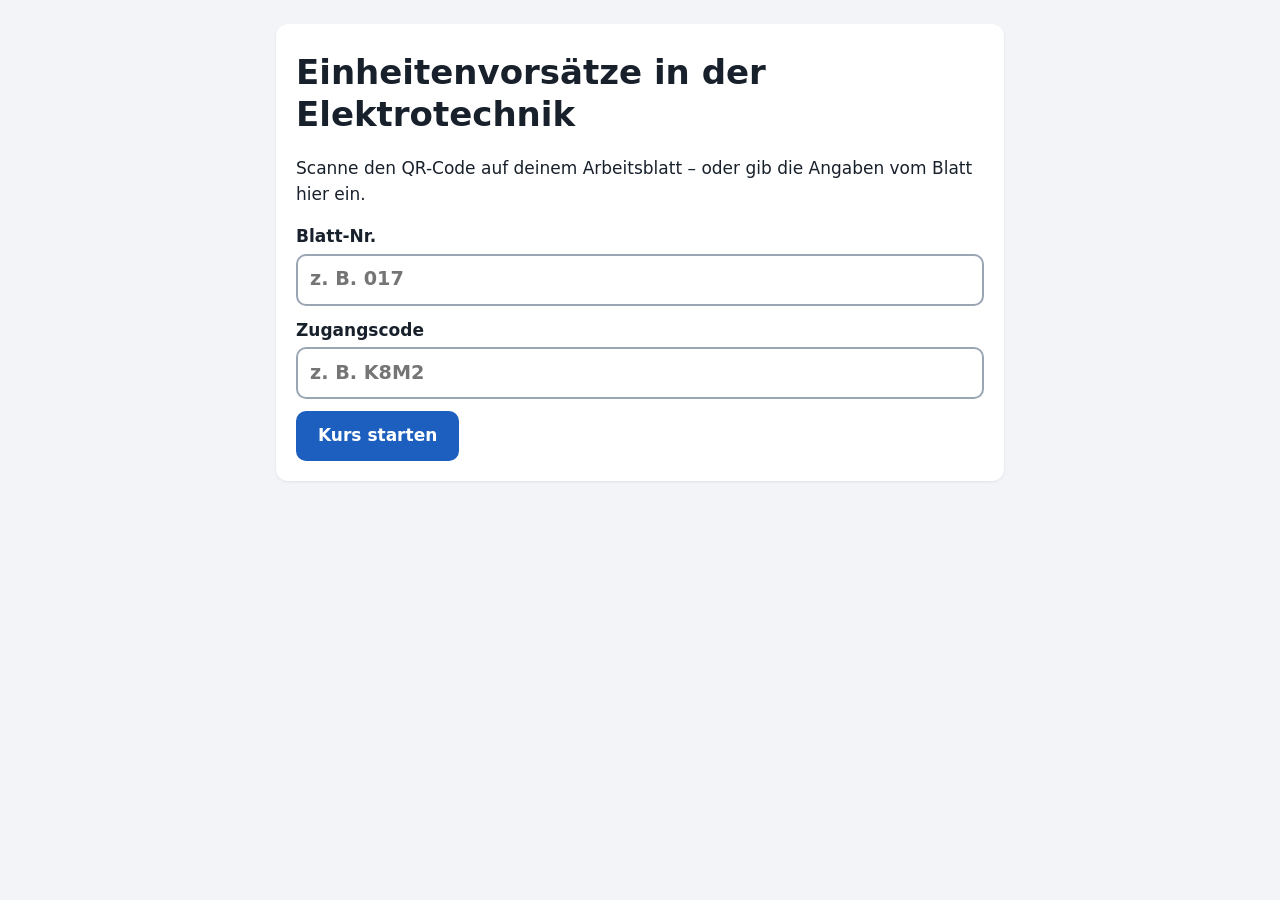
<file: index.html>
<!doctype html>
<html lang="de">
<head>
  <meta charset="utf-8">
  <meta name="viewport" content="width=device-width, initial-scale=1">
  <meta name="referrer" content="no-referrer">
  <meta name="robots" content="noindex">
  <title>Einheitenvorsätze – E-Learning</title>
  <link rel="stylesheet" href="styles.css">
</head>
<body>
  <div id="app">
    <noscript><main class="karte">Dieser Kurs benötigt JavaScript.</main></noscript>
  </div>

  <script src="lib/core.js"></script>
  <script src="lib/abschlusscode.js"></script>
  <!-- Kurse: weitere Kursdateien hier ergänzen (siehe README) -->
  <script src="kurse/einheitenvorsaetze.js"></script>
  <script src="app.js"></script>
</body>
</html>
</file>
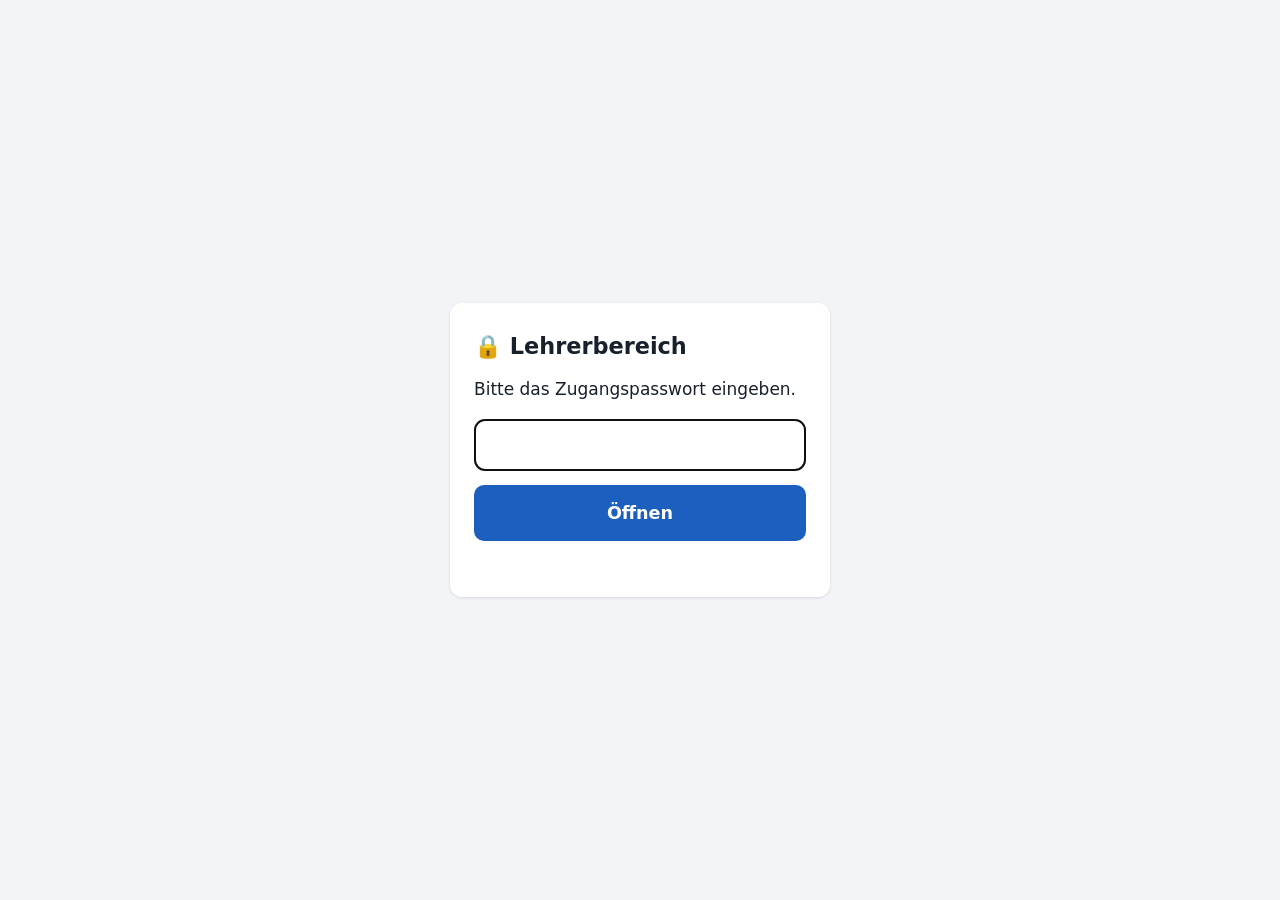
<file: lehrer.html>
<!doctype html>
<html lang="de">
<head>
  <meta charset="utf-8">
  <meta name="viewport" content="width=device-width, initial-scale=1">
  <meta name="referrer" content="no-referrer">
  <meta name="robots" content="noindex">
  <title>Lehrerwerkzeug – Arbeitsblätter erzeugen</title>
  <link rel="stylesheet" href="styles.css">
  <script src="lib/zugang.js"></script>
  <link rel="stylesheet" href="arbeitsblatt.css">
</head>
<body class="lehrer">
  <div class="no-print lehrer-ui">
    <header class="lehrer-kopf">
      <h1>Arbeitsblätter erzeugen</h1>
      <p>Alles läuft nur in diesem Browser. Namen werden nirgendwohin übertragen und erscheinen nur auf dem Ausdruck – nicht in den QR-Codes.</p>
    </header>

    <section class="karte">
      <h2>1. Kurs und Klasse</h2>
      <label class="feld">Kurs
        <select id="kurs" class="auswahl"></select>
      </label>
      <div class="klein grau" id="kurs-info"></div>
      <div class="zwei-spalten">
        <label class="feld">Klasse / Bezeichnung<input id="klasse" placeholder="z. B. E1A"></label>
        <label class="feld">Datum (optional)<input id="datum" type="date"></label>
      </div>
      <label class="feld">Layout der Arbeitsblätter
        <select id="layout" class="auswahl">
          <option value="et">Elektrotechnik-Arbeitsblatt (neu)</option>
          <option value="klassisch">Klassisch (bisherige Variante)</option>
        </select>
      </label>
      <label class="feld">Adresse des Schülerkurses (für die QR-Codes)
        <input id="basis" spellcheck="false">
      </label>
      <div id="basis-hinweis" class="klein"></div>
    </section>

    <section class="karte">
      <h2>2. Namensliste</h2>
      <p class="klein">Ein Name pro Zeile – oder mit Nummer: <code>001;Anna Müller</code>. CSV-Dateien mit Semikolon, Komma oder Tabulator gehen auch.
        Eine gespeicherte Liste (Nr;Name;Code) übernimmt die bisherigen Zugangscodes – so lassen sich Blätter identisch nachdrucken.</p>
      <textarea id="namen" rows="8" placeholder="Anna Müller&#10;Ben Schneider&#10;Cem Yilmaz"></textarea>
      <div class="zeile-knoepfe">
        <label class="btn datei-btn">CSV-Datei laden<input id="datei" type="file" accept=".csv,.txt,text/csv,text/plain"></label>
        <label class="feld inline">Erste Blatt-Nr. (ohne eigene Nummern)<input id="start" type="number" min="1" max="999" value="1"></label>
      </div>
      <button class="btn primaer gross" id="erzeugen" type="button">Blätter erzeugen</button>
      <div id="meldungen"></div>
    </section>

    <section class="karte" id="ergebnis" hidden>
      <h2>3. Prüfen, speichern, drucken</h2>
      <div class="zeile-knoepfe">
        <button class="btn primaer" id="drucken" type="button">🖨 Alle Blätter drucken</button>
        <button class="btn" id="liste-drucken" type="button">Klassenliste drucken</button>
        <button class="btn" id="csv" type="button">Liste mit Codes speichern (CSV)</button>
      </div>
      <p class="klein grau">Tipp: Die CSV-Liste aufbewahren. Sie ordnet Blatt-Nr. und Namen zu und kann auf der Prüfseite geladen werden. Beim Drucken „Hintergrundgrafiken“ aktivieren, damit die Rechenkästchen erscheinen.</p>
      <div class="tabelle-wrap"><table class="liste" id="tabelle"></table></div>
    </section>
  </div>

  <div id="klassenliste" class="klassenliste"></div>
  <div id="blaetter" class="blaetter"></div>

  <script src="lib/core.js"></script>
  <script src="lib/qrcode.js"></script>
  <!-- Kurse: weitere Kursdateien hier ergänzen -->
  <script src="kurse/einheitenvorsaetze.js"></script>
  <script src="lehrer.js"></script>
</body>
</html>
</file>
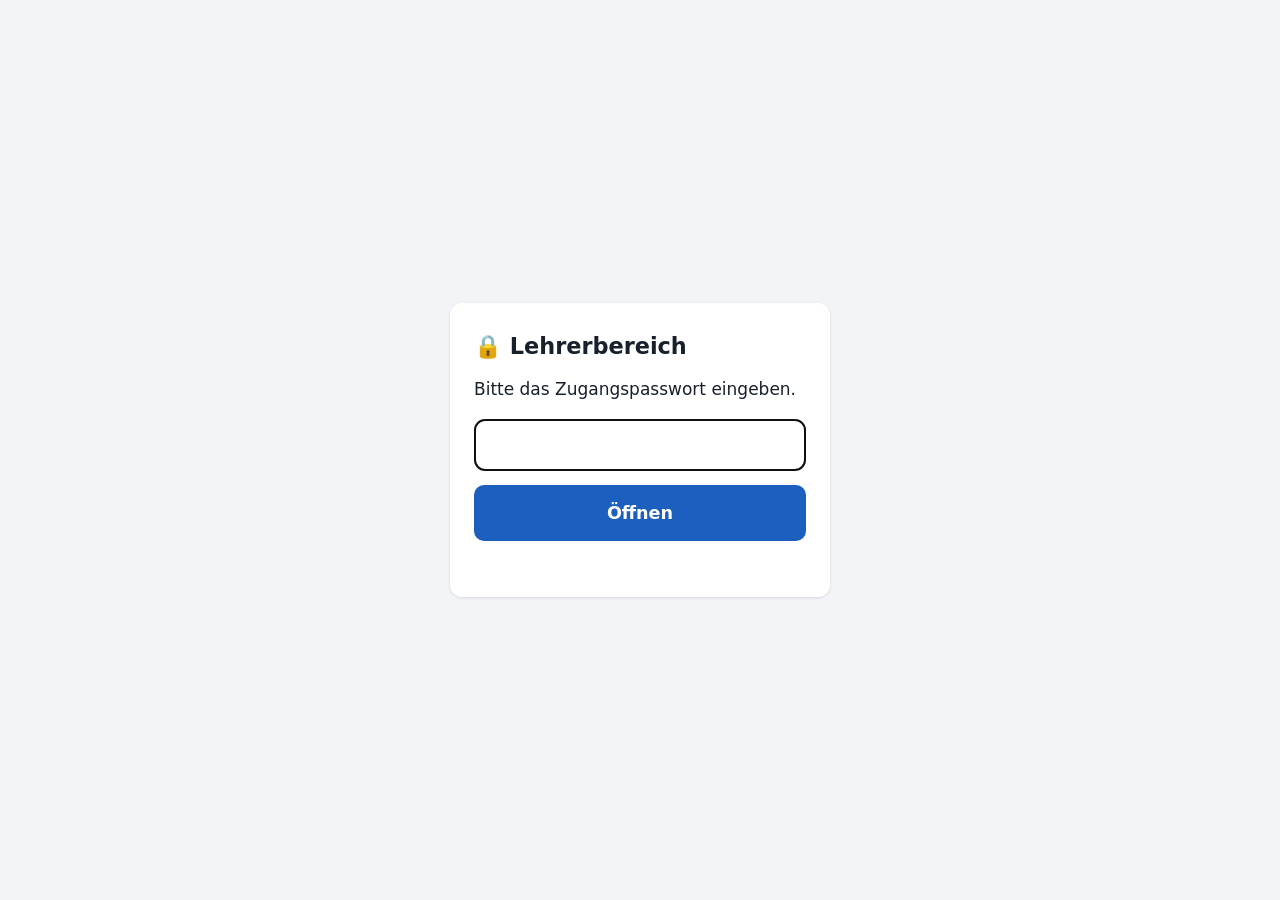
<file: pruefen.html>
<!doctype html>
<html lang="de">
<head>
  <meta charset="utf-8">
  <meta name="viewport" content="width=device-width, initial-scale=1">
  <meta name="referrer" content="no-referrer">
  <meta name="robots" content="noindex">
  <title>Abschlusscode prüfen</title>
  <link rel="stylesheet" href="styles.css">
  <script src="lib/zugang.js"></script>
</head>
<body>
  <div id="app">
    <main class="karte pruefen">
      <h1>Abschlusscode prüfen</h1>
      <label class="feld">Abschlusscode
        <input id="code" class="code-eingabe" autocomplete="off" autocapitalize="characters" spellcheck="false" placeholder="XXXX-XXXX" maxlength="12">
      </label>
      <label class="feld">Blatt-Nr. auf dem Arbeitsblatt (optional, zum Abgleich)
        <input id="blatt" inputmode="numeric" autocomplete="off" placeholder="z. B. 017">
      </label>
      <button class="btn primaer gross" id="pruefen" type="button">Prüfen</button>
      <div id="ergebnis" aria-live="polite"></div>
    </main>

    <details class="karte">
      <summary><b>Klassenliste laden (optional)</b> – zeigt zur Blatt-Nr. den Namen an</summary>
      <p class="klein">Die CSV-Liste aus dem Lehrerwerkzeug wird nur in diesem Browser gelesen und nicht gespeichert oder übertragen.</p>
      <label class="btn datei-btn">CSV-Datei wählen<input id="liste" type="file" accept=".csv,.txt,text/csv,text/plain" hidden></label>
      <span id="liste-info" class="klein grau"></span>
    </details>
  </div>

  <script src="lib/core.js"></script>
  <script src="lib/abschlusscode.js"></script>
  <!-- Kurse: weitere Kursdateien hier ergänzen -->
  <script src="kurse/einheitenvorsaetze.js"></script>
  <script src="pruefen.js"></script>
</body>
</html>
</file>
<file: styles.css>
/* Schülerkurs – Gestaltung (sachlich, mobil zuerst) */
:root {
  --bg: #f2f4f7;
  --karte: #ffffff;
  --text: #18212b;
  --grau: #5b6776;
  --linie: #d5dce5;
  --akzent: #1d5fbf;
  --akzent-dunkel: #164a96;
  --akzent-hell: #e9f1fd;
  --ok: #147a3c;
  --ok-hell: #e7f5ec;
  --falsch: #b42318;
  --falsch-hell: #fdeceb;
  --papier: #a65308;
  --papier-hell: #fff3e0;
  --wdh: #5b3cc4;
  --wdh-hell: #f1edfd;
  --radius: 12px;
}
* { box-sizing: border-box; }
html { -webkit-text-size-adjust: 100%; }
body {
  margin: 0;
  background: var(--bg);
  color: var(--text);
  font: 17px/1.5 system-ui, -apple-system, "Segoe UI", Roboto, "Helvetica Neue", Arial, sans-serif;
}
#app { max-width: 760px; margin: 0 auto; padding: 0 16px 48px; }
h1, h2 { line-height: 1.25; margin: 0.2em 0 0.6em; }
h2 { font-size: 1.4rem; }
sup { font-size: 0.7em; line-height: 0; }
kbd {
  display: inline-block; min-width: 1.7em; padding: 1px 6px; text-align: center;
  border: 1px solid #9aa6b4; border-bottom-width: 3px; border-radius: 6px;
  background: #fff; font: 600 0.9em/1.4 system-ui, sans-serif; color: var(--text);
}
.klein { font-size: 0.9rem; }
.grau { color: var(--grau); }

/* Kopf und Fortschritt */
.kopf { position: sticky; top: 0; z-index: 5; background: var(--bg); padding: 10px 0 8px; }
.kopf-zeile { display: flex; align-items: center; justify-content: space-between; gap: 8px; }
.kopf-titel { display: flex; flex-direction: column; line-height: 1.2; }
.kopf-titel .kurs { font-weight: 700; }
.kopf-titel .blatt { color: var(--grau); font-size: 0.9rem; }
.fortschritt-info { display: flex; justify-content: space-between; margin: 8px 0 4px; font-size: 0.95rem; font-weight: 600; }
.papierzahl { color: var(--papier); white-space: nowrap; }
.fortschritt { display: flex; gap: 3px; }
.fortschritt .seg { flex: 1; height: 10px; border-radius: 3px; background: #d9dfe7; }
.fortschritt .seg.papier { background: #f0d9b5; }
.fortschritt .seg.fertig { background: var(--akzent); }
.fortschritt .seg.papier.fertig { background: var(--papier); }
.fortschritt .seg.aktuell { background: #fff; box-shadow: inset 0 0 0 2px var(--akzent); }
.fortschritt .seg.papier.aktuell { box-shadow: inset 0 0 0 2px var(--papier); }

/* Karten */
.karte {
  background: var(--karte); border-radius: var(--radius); padding: 20px;
  box-shadow: 0 1px 3px rgba(16, 24, 40, .08); margin-top: 8px;
}
.karte.papier-karte { border-top: 6px solid var(--papier); }
.badge {
  display: inline-block; font-size: 0.85rem; font-weight: 700; letter-spacing: .02em;
  padding: 3px 10px; border-radius: 99px; background: var(--akzent-hell); color: var(--akzent-dunkel);
}
.badge.papier { background: var(--papier-hell); color: var(--papier); }
.badge.wdh { background: var(--wdh-hell); color: var(--wdh); }
.badge.check { background: #e8ecf1; color: #273444; }
.badge.ok { background: var(--ok-hell); color: var(--ok); }

.erklaerung p { margin: 0.4em 0 0.8em; }
.bsp {
  background: #f6f8fb; border-left: 4px solid #9aa6b4; padding: 10px 14px; border-radius: 6px;
  margin: 10px 0; font-variant-numeric: tabular-nums;
}
.bsp.gross { font-size: 1.25rem; font-weight: 600; line-height: 1.7; }
.merke { background: var(--akzent-hell); border-left: 4px solid var(--akzent); padding: 10px 14px; border-radius: 6px; margin: 10px 0; }
.warn { background: var(--falsch-hell); border-left: 4px solid var(--falsch); padding: 10px 14px; border-radius: 6px; margin: 10px 0; }
.tab { border-collapse: collapse; margin: 10px 0; width: 100%; }
.tab td { padding: 6px 8px; border-bottom: 1px solid var(--linie); vertical-align: top; }
.tab td.klein { color: var(--grau); }
.papier-teil { margin-top: 28px; padding-top: 14px; border-top: 5px solid var(--papier); }
.papier-teil h3 { margin: 8px 0; font-size: 1.2rem; }
.papier-anleitung { background: var(--papier-hell); border-radius: 8px; padding: 8px 12px; margin-bottom: 8px; }
.papier-anleitung ol { margin: 4px 0; padding-left: 1.3em; }

/* Stufenleiter */
.leiter { margin: 12px 0; }
.leiter-reihe { display: flex; gap: 4px; }
.stufe {
  flex: 1; min-width: 0; display: flex; flex-direction: column; align-items: center;
  border: 2px solid #b8c6da; background: #eef3fa; border-radius: 8px; padding: 6px 0 4px;
}
.stufe .z { font-size: 1.35rem; font-weight: 700; line-height: 1.2; }
.stufe .p { font-size: 0.78rem; color: var(--grau); }
.stufe .n { font-size: 0.68rem; color: var(--grau); }
.stufe.einheit { background: #e6e9ee; border-color: #a5afbc; }
.stufe.von { background: var(--akzent); border-color: var(--akzent); color: #fff; }
.stufe.von .p, .stufe.von .n { color: #e6eefb; }
.stufe.nach { border: 3px dashed var(--akzent); background: #fff; }
.leiter-info, .leiter-pfeile { font-size: 0.85rem; color: var(--grau); text-align: center; margin-top: 4px; }
.leiter-pfeile { display: flex; justify-content: space-between; gap: 8px; font-weight: 600; color: var(--text); }

/* Aufgaben */
.aufgabe { border: 2px solid var(--linie); border-radius: var(--radius); padding: 14px; margin: 16px 0; }
.aufgabe.ist-ok { border-color: #8cc9a2; }
.aufgabe.ist-falsch { border-color: #e7a59f; }
.frage { font-weight: 600; margin-bottom: 10px; }
.mc { display: grid; gap: 8px; }
.option, .chip {
  min-height: 48px; border: 2px solid var(--linie); background: #fff; border-radius: 10px;
  padding: 8px 14px; font: inherit; color: inherit; text-align: left; cursor: pointer;
}
.option.gewaehlt, .chip.gewaehlt { border-color: var(--akzent); background: var(--akzent-hell); box-shadow: inset 0 0 0 1px var(--akzent); }
.option.richtig { border-color: var(--ok); background: var(--ok-hell); }
.option.falsch { border-color: var(--falsch); background: var(--falsch-hell); }
.option:disabled, .chip:disabled { cursor: default; color: inherit; opacity: 1; }
.chips, .vorsatzwahl { display: flex; flex-wrap: wrap; gap: 8px; }
.chip { text-align: center; min-width: 48px; }
.vorsatzwahl .chip { font-weight: 700; font-size: 1.1rem; }
.gruppe { margin: 12px 0; }
.gruppe-titel { font-size: 0.95rem; font-weight: 600; margin-bottom: 6px; }

.num-zeile { display: flex; flex-wrap: wrap; align-items: center; gap: 8px; margin: 6px 0; font-size: 1.15rem; }
.num-zeile .vor, .num-zeile .nach { font-weight: 600; }
.feldgruppe { display: inline-flex; align-items: center; gap: 8px; flex-wrap: wrap; }
.mit-hoch .feldgruppe { flex-wrap: nowrap; }
.eingabe {
  font: inherit; font-size: 1.2rem; width: 9.5em; min-height: 50px; padding: 6px 10px;
  border: 2px solid #9aa6b4; border-radius: 10px; background: #fff; color: var(--text);
}
.eingabe.mittel { width: 5.5em; }
.num-zeile.mit-hoch { margin-top: 14px; }
.eingabe.hoch { width: 4.2em; font-size: 1rem; min-height: 42px; position: relative; top: -0.8em; margin-left: -6px; }
.eingabe:focus, .auswahl:focus, .option:focus-visible, .chip:focus-visible, .btn:focus-visible { outline: 3px solid #8fb6f0; outline-offset: 1px; }
.eingabe:disabled { background: #f5f7fa; color: var(--text); -webkit-text-fill-color: var(--text); }

.match { display: grid; gap: 10px; }
.match-zeile { display: grid; grid-template-columns: 1fr 1fr; gap: 10px; align-items: center; padding: 6px; border-radius: 8px; }
.match-zeile .links { font-weight: 600; }
.match-zeile.richtig { background: var(--ok-hell); }
.match-zeile.falsch { background: var(--falsch-hell); }
.auswahl { font: inherit; min-height: 48px; width: 100%; padding: 6px 8px; border: 2px solid #9aa6b4; border-radius: 10px; background: #fff; color: var(--text); }

.tr-display {
  font-family: "Consolas", "Courier New", monospace; font-size: 1.5rem; background: #d9e2cf; color: #1d2a12;
  display: inline-block; padding: 6px 16px; border-radius: 6px; margin: 8px 0; border: 2px solid #8a9a7a;
}
.papierhaken { display: flex; gap: 10px; align-items: flex-start; margin: 12px 0 4px; padding: 10px; background: var(--papier-hell); border-radius: 8px; cursor: pointer; }
.papierhaken input { width: 26px; height: 26px; flex: none; margin: 0; accent-color: var(--papier); }

.meldung { color: var(--falsch); font-weight: 600; min-height: 0.5em; margin: 6px 0; }
.fb { margin-top: 12px; padding: 12px 14px; border-radius: 10px; }
.fb.ok { background: var(--ok-hell); color: #0e4f28; }
.fb.ok b { color: var(--ok); }
.fb.falsch { background: var(--falsch-hell); }
.fb.falsch > b { color: var(--falsch); }
.fb .erkl { font-size: 0.92rem; }
.fb .loesung { margin: 8px 0; padding: 8px 10px; background: #fff; border-radius: 8px; }
.tipp { margin: 8px 0; }
.tipp summary { cursor: pointer; color: var(--akzent); font-weight: 600; min-height: 32px; }
.bereiche li { font-weight: 600; margin: 4px 0; }
.check-review { margin-top: 16px; }
.check-review summary { cursor: pointer; font-weight: 600; color: var(--akzent); min-height: 40px; }
.review { border-top: 1px solid var(--linie); padding: 10px 0; }
.review .loesung { font-size: 0.95rem; color: #24313f; }

/* Knöpfe */
.btn {
  font: inherit; font-weight: 600; min-height: 48px; padding: 10px 20px; border-radius: 10px;
  border: 2px solid var(--akzent); background: #fff; color: var(--akzent); cursor: pointer;
}
.btn.primaer { background: var(--akzent); color: #fff; }
.btn.primaer:hover { background: var(--akzent-dunkel); }
.btn.gross { width: 100%; font-size: 1.1rem; min-height: 56px; }
.btn:disabled { background: #c9d1db; border-color: #c9d1db; color: #fff; cursor: not-allowed; }
.btn.klein-btn { min-height: 44px; padding: 6px 12px; font-size: 0.95rem; }
.btn.gefahr { border-color: var(--falsch); color: var(--falsch); }
.btn.hell { border-color: #fff; background: transparent; color: #fff; }
.aufgabe > .btn { margin-top: 6px; }
.weiter-leiste { margin-top: 20px; text-align: center; }
.weiter-leiste .klein { margin-top: 6px; }

/* Video */
.video { margin: 12px 0; border-radius: 10px; overflow: hidden; background: #1f2732; color: #fff; }
.video-platzhalter { padding: 20px; text-align: center; display: grid; gap: 10px; justify-items: center; }
.video-platzhalter .grau { color: #c3ccd7; }
.video-titel { font-weight: 700; font-size: 1.1rem; }
.video.geladen { aspect-ratio: 16 / 9; }
.video iframe { width: 100%; height: 100%; border: 0; display: block; }

/* Start */
.start { margin-top: 24px; }
.feld { display: block; margin: 12px 0; font-weight: 600; }
.feld input { display: block; width: 100%; margin-top: 4px; font: inherit; font-size: 1.2rem; min-height: 52px; padding: 8px 12px; border: 2px solid #9aa6b4; border-radius: 10px; }
.hinweis { padding: 10px 12px; border-radius: 8px; margin: 8px 0; }
.hinweis.falsch { background: var(--falsch-hell); color: var(--falsch); }

/* Übersicht */
.overlay { position: fixed; inset: 0; background: rgba(15, 23, 32, .55); z-index: 20; display: flex; justify-content: center; align-items: flex-start; padding: 16px; overflow-y: auto; }
.panel { background: #fff; color: var(--text); border-radius: var(--radius); padding: 20px; max-width: 560px; width: 100%; }
.uebersicht { list-style: none; padding: 0; margin: 0 0 12px; }
.uebersicht li { padding: 6px 4px; border-bottom: 1px solid var(--linie); display: flex; gap: 8px; }
.uebersicht li .st { width: 1.4em; flex: none; font-weight: 700; color: var(--ok); }
.uebersicht li.aktuell { font-weight: 700; }
.uebersicht li.aktuell .st { color: var(--akzent); }
.uebersicht li:not(.erledigt):not(.aktuell) { color: var(--grau); }
.panel-knoepfe { display: flex; flex-wrap: wrap; gap: 10px; justify-content: space-between; }

/* Erfolgsbildschirm */
body.erfolg-modus { background: #147a3c; }
.erfolg { color: #fff; text-align: center; padding: 24px 0 32px; }
.erfolg .haken { width: min(62vw, 280px); margin: 0 auto 12px; }
.erfolg .haken svg { width: 100%; height: auto; display: block; }
.erfolg h1 { font-size: clamp(1.5rem, 6vw, 2.4rem); letter-spacing: .02em; margin: 0.2em 0; }
.erfolg-kurs { font-size: 1.15rem; opacity: .95; margin-bottom: 16px; }
.erfolg-daten { display: grid; grid-template-columns: auto auto; gap: 4px 16px; justify-content: center; text-align: left; margin: 0 auto 20px; font-size: 1.05rem; }
.erfolg-daten dt { opacity: .9; }
.erfolg-daten dd { margin: 0; font-weight: 700; }
.code-titel { font-weight: 600; text-transform: uppercase; letter-spacing: .08em; }
.code {
  display: inline-block; background: #fff; color: #0c2d18; border-radius: 12px; padding: 10px 24px; margin: 6px 0 12px;
  font: 700 clamp(2rem, 10vw, 3.4rem)/1.2 "Consolas", "Courier New", monospace; letter-spacing: .08em;
}
.erfolg-text { max-width: 30em; margin: 0 auto 16px; font-size: 1.05rem; }
.erfolg-qr .qr { width: 170px; margin: 0 auto 4px; background: #fff; padding: 6px; border-radius: 8px; }
.erfolg-qr svg { display: block; width: 100%; height: auto; }
.erfolg-unten { margin-top: 20px; }

@media (max-width: 480px) {
  body { font-size: 16px; }
  .karte { padding: 14px; }
  .stufe .n { display: none; }
  .stufe .z { font-size: 1.1rem; }
  .stufe .p { font-size: 0.66rem; }
  .match-zeile { grid-template-columns: 1fr; gap: 4px; }
  .leiter-pfeile { font-size: 0.75rem; }
}
@media (prefers-reduced-motion: reduce) { * { scroll-behavior: auto !important; } }

/* Prüfseite */
.code-eingabe { font-family: "Consolas", "Courier New", monospace !important; font-size: 1.8rem !important; letter-spacing: .12em; text-transform: uppercase; }
.pruef-ergebnis { margin-top: 16px; border-radius: var(--radius); padding: 14px 16px; border: 3px solid; }
.pruef-ergebnis.gueltig { border-color: var(--ok); background: var(--ok-hell); }
.pruef-ergebnis.ungueltig { border-color: var(--falsch); background: var(--falsch-hell); }
.pruef-status { font-size: 1.4rem; font-weight: 800; }
.gueltig .pruef-status { color: var(--ok); }
.ungueltig .pruef-status { color: var(--falsch); }
.pruef-daten { display: grid; grid-template-columns: auto 1fr; gap: 6px 16px; margin: 12px 0 0; }
.pruef-daten dt { color: var(--grau); }
.pruef-daten dd { margin: 0; font-weight: 700; }
.pruef-daten dd.gross { font-size: 1.4rem; }
.mono { font-family: "Consolas", "Courier New", monospace; letter-spacing: .05em; }
.abgleich { margin-top: 8px; padding: 8px 12px; border-radius: 8px; font-weight: 700; }
.abgleich.ok { background: #fff; color: var(--ok); }
.abgleich.falsch { background: var(--falsch); color: #fff; }
details.karte summary { cursor: pointer; min-height: 32px; }
.datei-btn { display: inline-flex; align-items: center; }
.datei-btn input { display: none; }

/* Passwortsperre (Lehrerseiten) */
html.gesperrt body > *:not(.zugang) { display: none !important; }
.zugang { min-height: 100vh; display: flex; align-items: center; justify-content: center; padding: 16px; background: var(--bg); }
.zugang-box { background: #fff; border-radius: var(--radius); padding: 24px; width: 100%; max-width: 380px; box-shadow: 0 1px 3px rgba(16, 24, 40, .12); }
.zugang-box h1 { font-size: 1.4rem; }
.zugang-pw { display: block; width: 100%; font: inherit; font-size: 1.2rem; min-height: 52px; padding: 8px 12px; margin: 8px 0 14px; border: 2px solid #9aa6b4; border-radius: 10px; }
.zugang-meldung { color: var(--falsch); font-weight: 600; min-height: 1.4em; margin-top: 8px; }
@media print { html.gesperrt body > * { display: none !important; } }
</file>
<file: arbeitsblatt.css>
/* Lehrerwerkzeug und A4-Arbeitsblätter (Schwarz-Weiß-tauglich) */

/* ---------- Bildschirm: Lehreroberfläche ---------- */
body.lehrer { background: #e9edf2; }
.lehrer-ui { max-width: 900px; margin: 0 auto; padding: 16px; }
.lehrer-kopf h1 { margin-bottom: 4px; }
.lehrer-kopf p { margin-top: 0; color: var(--grau); }
.lehrer textarea {
  width: 100%; font: 1rem/1.5 "Consolas", "Courier New", monospace; padding: 10px;
  border: 2px solid #9aa6b4; border-radius: 10px; resize: vertical;
}
.zwei-spalten { display: grid; grid-template-columns: 1fr 1fr; gap: 0 16px; }
.zeile-knoepfe { display: flex; flex-wrap: wrap; gap: 10px; align-items: flex-end; margin: 10px 0 14px; }
.feld.inline { margin: 0; }
.feld.inline input { width: 8em; }
.feld .auswahl { margin-top: 4px; }
.datei-btn { display: inline-flex; align-items: center; }
.datei-btn input { display: none; }
.hinweis.ok { background: var(--ok-hell); color: var(--ok); }
.tabelle-wrap { overflow-x: auto; }
table.liste { border-collapse: collapse; width: 100%; font-size: 0.95rem; }
table.liste th, table.liste td { border-bottom: 1px solid var(--linie); padding: 6px 8px; text-align: left; }
table.liste td.link { font-size: 0.8rem; word-break: break-all; }
.mono { font-family: "Consolas", "Courier New", monospace; letter-spacing: .05em; }
@media (max-width: 600px) { .zwei-spalten { grid-template-columns: 1fr; } }

/* Vorschau der Blätter am Bildschirm */
.blaetter { display: flex; flex-direction: column; align-items: center; gap: 16px; padding: 16px 0 40px; }
.klassenliste { display: none; }
.blaetter:empty { display: none; }

/* ---------- Das Blatt ---------- */
.blatt {
  width: 210mm; height: 297mm; padding: 10mm 12mm 8mm; background: #fff; color: #000;
  box-shadow: 0 2px 10px rgba(0, 0, 0, .15); display: flex; flex-direction: column;
  font: 10pt/1.35 Arial, "Helvetica Neue", Helvetica, sans-serif; overflow: hidden; position: relative;
}
.blatt sup { font-size: 0.7em; }
.blatt-kopf { display: flex; gap: 6mm; align-items: flex-start; border-bottom: 0.6mm solid #000; padding-bottom: 2mm; }
.kopf-links { flex: 1; }
.blatt-titel { font-size: 15pt; font-weight: 700; }
.blatt-unter { font-size: 9pt; margin-bottom: 0.5mm; }
.angaben { border-collapse: collapse; width: 100%; }
.angaben th { text-align: left; font-weight: 400; font-size: 8.5pt; width: 22mm; padding: 0.8mm 2mm 0.4mm 0; vertical-align: bottom; }
.angaben td { border-bottom: 0.3mm solid #000; padding: 0.8mm 2mm 0.4mm; font-size: 11pt; vertical-align: bottom; }
.angaben td.name { font-size: 13pt; font-weight: 700; }
.angaben td.gross { font-size: 13pt; font-weight: 700; }
.qr-box { width: 31mm; text-align: center; font-size: 7.5pt; }
.qr-box svg { width: 31mm; height: 31mm; display: block; }
.anleitung { font-size: 8.5pt; line-height: 1.3; margin: 1.8mm 0 0.5mm; }
.anleitung .ohne-qr { display: block; font-size: 7.5pt; color: #333; margin-top: 0.8mm; word-break: break-all; }

.station { border: 0.35mm solid #000; border-radius: 1.5mm; margin-top: 1.8mm; padding: 1.2mm 2.5mm 1.6mm; page-break-inside: avoid; }
.st-kopf { display: flex; align-items: baseline; gap: 3mm; margin-bottom: 0.6mm; }
.st-nr { font-weight: 700; background: #000; color: #fff; padding: 0.3mm 2mm; border-radius: 1mm; font-size: 9pt;
  -webkit-print-color-adjust: exact; print-color-adjust: exact; }
.st-titel { font-weight: 700; flex: 1; }
.st-haken { font-size: 8pt; }
.st-aufgabe { font-size: 10.5pt; }
.st-aufgabe .luecke { display: inline-block; width: 30mm; border-bottom: 0.3mm solid #000; height: 1.1em; vertical-align: bottom; }
.st-aufgabe .luecke.kurz { width: 8mm; }
.st-aufgabe .luecke.lang { width: 60mm; }
.st-platz {
  margin-top: 1mm; border: 0.2mm solid #999; position: relative;
  background-image: linear-gradient(#cfcfcf 0.15mm, transparent 0.15mm), linear-gradient(90deg, #cfcfcf 0.15mm, transparent 0.15mm);
  background-size: 5mm 5mm; -webkit-print-color-adjust: exact; print-color-adjust: exact;
}
.st-platz span { position: absolute; left: 1mm; top: 0.3mm; font-size: 7pt; color: #555; background: #fff; padding: 0 1mm; }
.leiter-blatt { border-collapse: collapse; width: 100%; margin: 1mm 0 1.5mm; table-layout: fixed; }
.leiter-blatt th { font-size: 8pt; font-weight: 400; text-align: left; width: 16mm; }
.leiter-blatt td { border: 0.3mm solid #000; height: 6.5mm; text-align: center; font-size: 9pt; }
.leiter-blatt td.fix { background: #e6e6e6; -webkit-print-color-adjust: exact; print-color-adjust: exact; }

.abschluss { margin-top: auto; border: 0.6mm solid #000; border-radius: 1.5mm; padding: 2mm 3mm; display: flex; align-items: center; gap: 5mm; flex-wrap: wrap; }
.abschluss-titel { font-weight: 700; font-size: 11pt; }
.abschluss-titel span { display: block; font-weight: 400; font-size: 7.5pt; }
.code-kaesten { display: flex; align-items: center; gap: 1.2mm; }
.code-kaesten span { width: 8.5mm; height: 9.5mm; border: 0.35mm solid #000; display: inline-block; }
.code-kaesten b { font-size: 14pt; padding: 0 1mm; }
.kontrolle { font-size: 8.5pt; margin-left: auto; }
.blatt-fuss { font-size: 7pt; color: #444; text-align: right; margin-top: 1.5mm; }

/* Feedback-Feld */
.feedback-box { border: 0.35mm solid #000; border-radius: 1.5mm; margin-top: 1.8mm; padding: 0.8mm 2.5mm 1.6mm; }
.fb-titel { font-weight: 700; margin-bottom: 0.8mm; }
.fb-zeile { display: flex; align-items: flex-end; gap: 2mm; font-size: 9.5pt; margin-top: 0.8mm; }
.fb-skala { display: inline-flex; align-items: center; gap: 1.5mm; margin-left: auto; font-size: 8.5pt; }
.fb-skala .kasten { width: 5.5mm; height: 5.5mm; border: 0.3mm solid #000; display: inline-flex; align-items: center; justify-content: center; font-size: 7pt; }
.fb-linie { flex: 1; border-bottom: 0.3mm solid #000; height: 6mm; }

/* Station „Verbinden“ */
.verbinden { display: flex; justify-content: space-between; margin: 1.5mm 6mm 0.5mm; }
.vb-spalte { display: flex; flex-direction: column; justify-content: space-around; gap: 0.4mm; }
.vb-item { display: flex; align-items: center; gap: 2.5mm; font-size: 10.5pt; min-height: 5.2mm; }
.vb-spalte.links .vb-item { justify-content: flex-end; }
.punkt { width: 2.4mm; height: 2.4mm; border-radius: 50%; background: #000; display: inline-block; flex: none;
  -webkit-print-color-adjust: exact; print-color-adjust: exact; }

/* ---------- Layout „Elektrotechnik“ (angelehnt an die Elektrotechnik-Arbeitsblätter) ---------- */
.blatt.et { padding: 7mm 20mm 6mm 20mm; }
.et .lochmarke { position: absolute; left: 2.5mm; top: 148.5mm; width: 6mm; border-top: 0.3mm solid #000; }
.et .register {
  position: absolute; right: 4mm; top: 135mm; width: 8.6mm; height: 96mm; background: rgb(30, 90, 160);
  display: flex; align-items: center; justify-content: center;
  -webkit-print-color-adjust: exact; print-color-adjust: exact;
}
.et .register span {
  writing-mode: vertical-rl; transform: rotate(180deg); color: #fff; white-space: nowrap;
  font: 700 10.5pt/1 "Segoe UI", "Open Sans", Arial, sans-serif; letter-spacing: 0.06em;
}
.et-kopf { display: flex; justify-content: space-between; align-items: flex-start; border-bottom: 0.3mm solid #000; padding-bottom: 1.2mm; }
.et-fach { font-style: italic; font-size: 9pt; }
.et-titel { font-weight: 700; font-size: 12pt; margin-top: 0.8mm; }
.et-unter { font-size: 8.5pt; margin-top: 0.8mm; }
.et-angaben { border-collapse: collapse; }
.et-angaben th { font-weight: 400; font-size: 9pt; text-align: left; padding: 0.6mm 3mm 0.3mm 0; vertical-align: bottom; }
.et-angaben td { width: 55mm; border-bottom: 0.25mm solid #000; font-size: 10pt; padding: 0.6mm 1mm 0.3mm; height: 5mm; vertical-align: bottom; }
.et-angaben td.name { font-weight: 700; font-size: 11pt; }
.et-start { display: flex; gap: 5mm; align-items: center; margin-top: 2mm; }
.et-start-text { flex: 1; font-size: 8.8pt; line-height: 1.3; }
.et-zugang { font-size: 10pt; margin-top: 1.5mm; }
.et-zugang b { font-size: 11.5pt; }
.et .ohne-qr { font-size: 7.5pt; color: #333; margin-top: 0.8mm; word-break: break-all; }
.et .qr-box { width: 27mm; }
.et .qr-box svg { width: 27mm; height: 27mm; }
.et .st-nr { background: none; color: #000; padding: 0; border-radius: 0; font-size: 10.5pt; }
.et .st-nr::after { content: " –"; }
.et .st-titel { font-size: 10.5pt; }
.et-fuss { display: flex; justify-content: space-between; border-top: 0.3mm solid #000; margin-top: 1.5mm; padding-top: 1mm; font-size: 8pt; }

/* Klassenliste */
.liste-blatt { display: block; }
.liste-blatt h1 { font-size: 15pt; margin: 0 0 2mm; }
.liste-blatt table.liste th, .liste-blatt table.liste td { border: 0.3mm solid #000; padding: 2mm; font-size: 10pt; }
.liste-blatt table.liste td:nth-child(4) { width: 40mm; }
.liste-blatt table.liste td:nth-child(5) { width: 16mm; }
.liste-blatt .blatt-fuss { position: absolute; bottom: 8mm; right: 12mm; }

/* ---------- Druck ---------- */
@page { size: A4 portrait; margin: 0; }
@media print {
  html, body, body.lehrer { background: #fff !important; margin: 0; padding: 0; }
  .no-print { display: none !important; }
  .blaetter { display: block; padding: 0; gap: 0; }
  .blatt { box-shadow: none; height: 296.5mm; break-after: page; page-break-after: always; }
  .blatt:last-child { break-after: auto; page-break-after: auto; }
  body.druck-liste .blaetter { display: none; }
  body.druck-liste .klassenliste { display: block; }
  body.druck-blaetter .klassenliste { display: none; }
}
</file>
